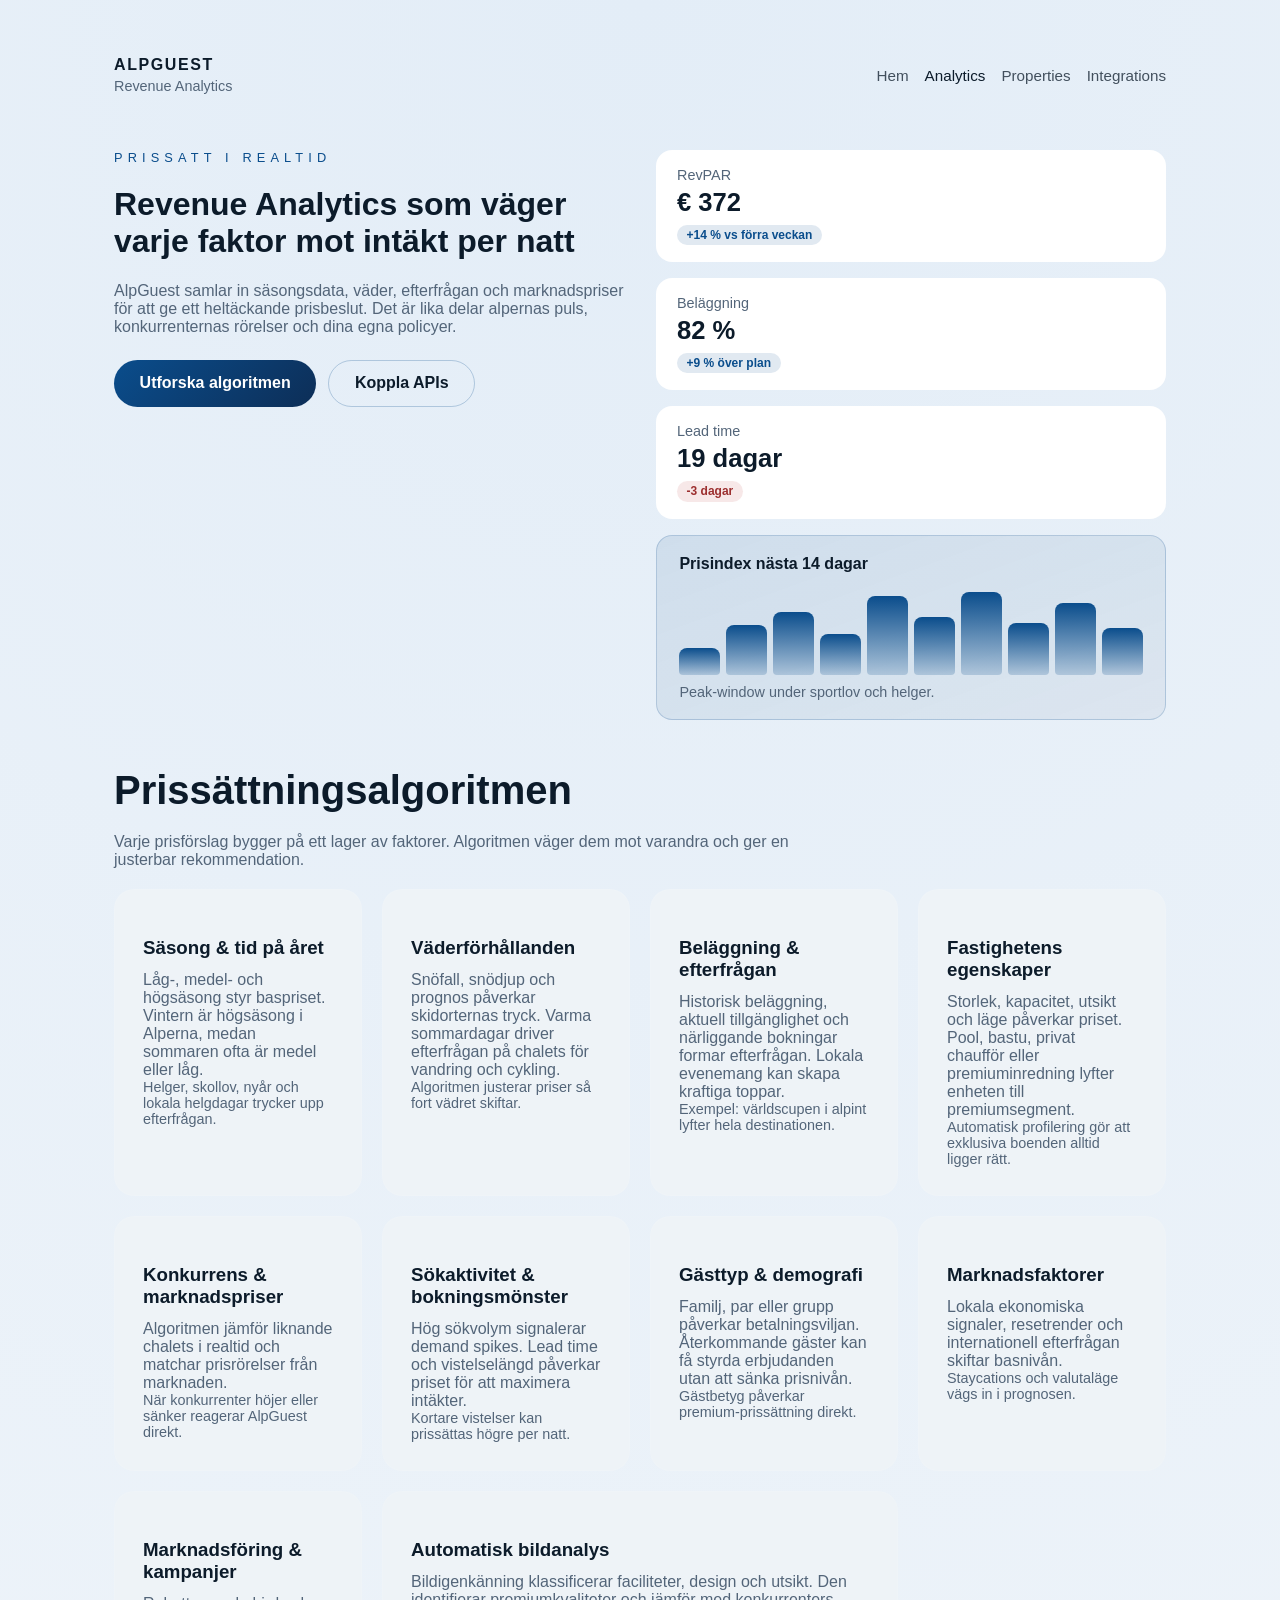
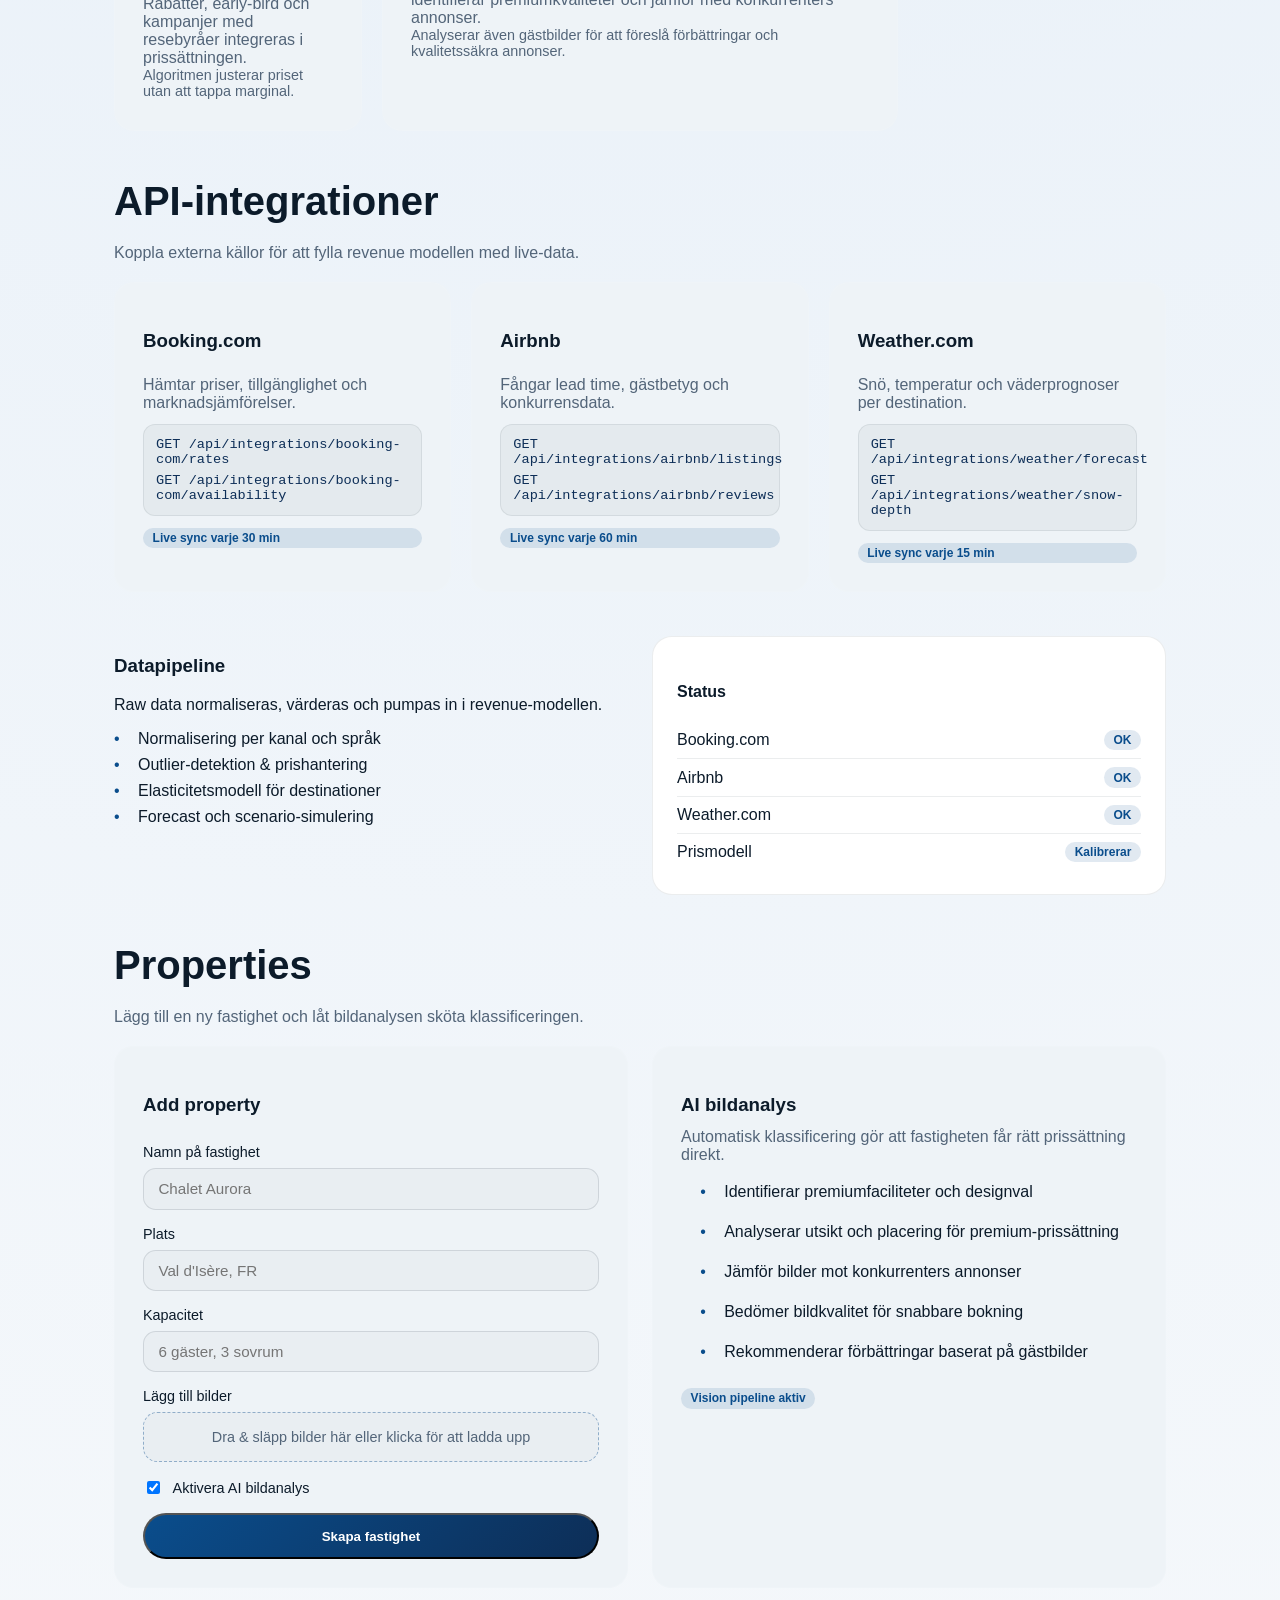
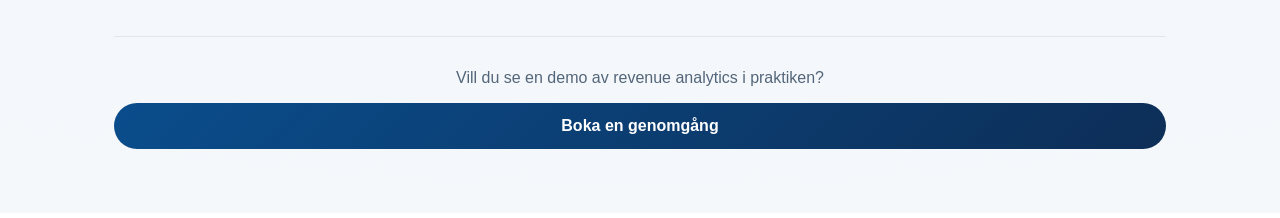
<file: revenue-analytics.html>
<!DOCTYPE html>
<html lang="sv">
<head>
  <meta charset="UTF-8" />
  <meta name="viewport" content="width=device-width, initial-scale=1" />
  <title>AlpGuest Revenue Analytics</title>
  <link rel="stylesheet" href="styles.css" />
</head>
<body>
  <div class="page analytics">
    <nav class="top-nav">
      <div class="brand">
        <span class="brand-mark">AlpGuest</span>
        <span class="brand-sub">Revenue Analytics</span>
      </div>
      <div class="nav-links">
        <a href="index.html">Hem</a>
        <a class="active" href="revenue-analytics.html">Analytics</a>
        <a href="#properties">Properties</a>
        <a href="#integrations">Integrations</a>
      </div>
    </nav>

    <header class="analytics-hero">
      <div>
        <p class="eyebrow">Prissatt i realtid</p>
        <h1>Revenue Analytics som väger varje faktor mot intäkt per natt</h1>
        <p class="lead">AlpGuest samlar in säsongsdata, väder, efterfrågan och marknadspriser för att ge ett heltäckande prisbeslut. Det är lika delar alpernas puls, konkurrenternas rörelser och dina egna policyer.</p>
        <div class="hero-cta">
          <a class="btn primary" href="#algorithm">Utforska algoritmen</a>
          <a class="btn ghost" href="#integrations">Koppla APIs</a>
        </div>
      </div>
      <div class="hero-dashboard">
        <div class="metric">
          <p class="muted">RevPAR</p>
          <h3>€ 372</h3>
          <span class="tag up">+14 % vs förra veckan</span>
        </div>
        <div class="metric">
          <p class="muted">Beläggning</p>
          <h3>82 %</h3>
          <span class="tag up">+9 % över plan</span>
        </div>
        <div class="metric">
          <p class="muted">Lead time</p>
          <h3>19 dagar</h3>
          <span class="tag down">-3 dagar</span>
        </div>
        <div class="spark-panel">
          <h4>Prisindex nästa 14 dagar</h4>
          <div class="spark-bars">
            <span style="height:30%"></span>
            <span style="height:55%"></span>
            <span style="height:70%"></span>
            <span style="height:45%"></span>
            <span style="height:88%"></span>
            <span style="height:64%"></span>
            <span style="height:92%"></span>
            <span style="height:58%"></span>
            <span style="height:80%"></span>
            <span style="height:52%"></span>
          </div>
          <p class="muted">Peak-window under sportlov och helger.</p>
        </div>
      </div>
    </header>

    <section id="algorithm" class="section">
      <h2>Prissättningsalgoritmen</h2>
      <p class="section-intro">Varje prisförslag bygger på ett lager av faktorer. Algoritmen väger dem mot varandra och ger en justerbar rekommendation.</p>
      <div class="grid algorithm-grid">
        <article class="card">
          <h3>Säsong & tid på året</h3>
          <p>Låg-, medel- och högsäsong styr baspriset. Vintern är högsäsong i Alperna, medan sommaren ofta är medel eller låg.</p>
          <p class="muted">Helger, skollov, nyår och lokala helgdagar trycker upp efterfrågan.</p>
        </article>
        <article class="card">
          <h3>Väderförhållanden</h3>
          <p>Snöfall, snödjup och prognos påverkar skidorternas tryck. Varma sommardagar driver efterfrågan på chalets för vandring och cykling.</p>
          <p class="muted">Algoritmen justerar priser så fort vädret skiftar.</p>
        </article>
        <article class="card">
          <h3>Beläggning & efterfrågan</h3>
          <p>Historisk beläggning, aktuell tillgänglighet och närliggande bokningar formar efterfrågan. Lokala evenemang kan skapa kraftiga toppar.</p>
          <p class="muted">Exempel: världscupen i alpint lyfter hela destinationen.</p>
        </article>
        <article class="card">
          <h3>Fastighetens egenskaper</h3>
          <p>Storlek, kapacitet, utsikt och läge påverkar priset. Pool, bastu, privat chaufför eller premiuminredning lyfter enheten till premiumsegment.</p>
          <p class="muted">Automatisk profilering gör att exklusiva boenden alltid ligger rätt.</p>
        </article>
        <article class="card">
          <h3>Konkurrens & marknadspriser</h3>
          <p>Algoritmen jämför liknande chalets i realtid och matchar prisrörelser från marknaden.</p>
          <p class="muted">När konkurrenter höjer eller sänker reagerar AlpGuest direkt.</p>
        </article>
        <article class="card">
          <h3>Sökaktivitet & bokningsmönster</h3>
          <p>Hög sökvolym signalerar demand spikes. Lead time och vistelselängd påverkar priset för att maximera intäkter.</p>
          <p class="muted">Kortare vistelser kan prissättas högre per natt.</p>
        </article>
        <article class="card">
          <h3>Gästtyp & demografi</h3>
          <p>Familj, par eller grupp påverkar betalningsviljan. Återkommande gäster kan få styrda erbjudanden utan att sänka prisnivån.</p>
          <p class="muted">Gästbetyg påverkar premium-prissättning direkt.</p>
        </article>
        <article class="card">
          <h3>Marknadsfaktorer</h3>
          <p>Lokala ekonomiska signaler, resetrender och internationell efterfrågan skiftar basnivån.</p>
          <p class="muted">Staycations och valutaläge vägs in i prognosen.</p>
        </article>
        <article class="card">
          <h3>Marknadsföring & kampanjer</h3>
          <p>Rabatter, early-bird och kampanjer med resebyråer integreras i prissättningen.</p>
          <p class="muted">Algoritmen justerar priset utan att tappa marginal.</p>
        </article>
        <article class="card wide">
          <h3>Automatisk bildanalys</h3>
          <p>Bildigenkänning klassificerar faciliteter, design och utsikt. Den identifierar premiumkvaliteter och jämför med konkurrenters annonser.</p>
          <p class="muted">Analyserar även gästbilder för att föreslå förbättringar och kvalitetssäkra annonser.</p>
        </article>
      </div>
    </section>

    <section id="integrations" class="section integrations">
      <h2>API-integrationer</h2>
      <p class="section-intro">Koppla externa källor för att fylla revenue modellen med live-data.</p>
      <div class="grid">
        <article class="card api-card">
          <h3>Booking.com</h3>
          <p>Hämtar priser, tillgänglighet och marknadsjämförelser.</p>
          <div class="code">
            <code>GET /api/integrations/booking-com/rates</code>
            <code>GET /api/integrations/booking-com/availability</code>
          </div>
          <span class="tag live">Live sync varje 30 min</span>
        </article>
        <article class="card api-card">
          <h3>Airbnb</h3>
          <p>Fångar lead time, gästbetyg och konkurrensdata.</p>
          <div class="code">
            <code>GET /api/integrations/airbnb/listings</code>
            <code>GET /api/integrations/airbnb/reviews</code>
          </div>
          <span class="tag live">Live sync varje 60 min</span>
        </article>
        <article class="card api-card">
          <h3>Weather.com</h3>
          <p>Snö, temperatur och väderprognoser per destination.</p>
          <div class="code">
            <code>GET /api/integrations/weather/forecast</code>
            <code>GET /api/integrations/weather/snow-depth</code>
          </div>
          <span class="tag live">Live sync varje 15 min</span>
        </article>
      </div>
      <div class="pipeline">
        <div>
          <h3>Datapipeline</h3>
          <p>Raw data normaliseras, värderas och pumpas in i revenue-modellen.</p>
          <ul class="checklist">
            <li>Normalisering per kanal och språk</li>
            <li>Outlier-detektion & prishantering</li>
            <li>Elasticitetsmodell för destinationer</li>
            <li>Forecast och scenario-simulering</li>
          </ul>
        </div>
        <div class="pipeline-card">
          <h4>Status</h4>
          <div class="status-row">
            <span>Booking.com</span>
            <span class="tag up">OK</span>
          </div>
          <div class="status-row">
            <span>Airbnb</span>
            <span class="tag up">OK</span>
          </div>
          <div class="status-row">
            <span>Weather.com</span>
            <span class="tag up">OK</span>
          </div>
          <div class="status-row">
            <span>Prismodell</span>
            <span class="tag live">Kalibrerar</span>
          </div>
        </div>
      </div>
    </section>

    <section id="properties" class="section properties">
      <h2>Properties</h2>
      <p class="section-intro">Lägg till en ny fastighet och låt bildanalysen sköta klassificeringen.</p>
      <div class="twin">
        <div class="card form-card">
          <h3>Add property</h3>
          <label class="field">
            <span>Namn på fastighet</span>
            <input type="text" placeholder="Chalet Aurora" />
          </label>
          <label class="field">
            <span>Plats</span>
            <input type="text" placeholder="Val d'Isère, FR" />
          </label>
          <label class="field">
            <span>Kapacitet</span>
            <input type="text" placeholder="6 gäster, 3 sovrum" />
          </label>
          <label class="field">
            <span>Lägg till bilder</span>
            <div class="dropzone">Dra & släpp bilder här eller klicka för att ladda upp</div>
          </label>
          <div class="toggle-row">
            <input type="checkbox" checked />
            <span>Aktivera AI bildanalys</span>
          </div>
          <button class="btn primary" type="button">Skapa fastighet</button>
        </div>
        <div class="card ai-card">
          <h3>AI bildanalys</h3>
          <p>Automatisk klassificering gör att fastigheten får rätt prissättning direkt.</p>
          <ul class="checklist">
            <li>Identifierar premiumfaciliteter och designval</li>
            <li>Analyserar utsikt och placering för premium-prissättning</li>
            <li>Jämför bilder mot konkurrenters annonser</li>
            <li>Bedömer bildkvalitet för snabbare bokning</li>
            <li>Rekommenderar förbättringar baserat på gästbilder</li>
          </ul>
          <div class="tag live">Vision pipeline aktiv</div>
        </div>
      </div>
    </section>

    <footer class="footer">
      <p>Vill du se en demo av revenue analytics i praktiken?</p>
      <a class="btn primary" href="#">Boka en genomgång</a>
    </footer>
  </div>
</body>
</html>
</file>
<file: styles.css>
:root {
  color-scheme: light;
  --bg: #f5f8fb;
  --bg-soft: #eef3f7;
  --panel: #ffffff;
  --accent: #0a4d8c;
  --accent-dark: #0d2e57;
  --text: #0c1b2a;
  --muted: #536579;
  font-family: "IBM Plex Sans", "Sora", "Segoe UI", sans-serif;
}

* {
  box-sizing: border-box;
}

body {
  margin: 0;
  background: radial-gradient(circle at top, #e3edf7, var(--bg));
  min-height: 100vh;
  color: var(--text);
}

.page {
  max-width: 1100px;
  margin: 0 auto;
  padding: 3rem 1.5rem 4rem;
  display: flex;
  flex-direction: column;
  gap: 3rem;
}

.fintech {
  max-width: 1200px;
  margin: 0 auto;
  padding: 3rem 1.5rem 4rem;
  display: flex;
  flex-direction: column;
  gap: 3rem;
}

.fintech::before {
  content: "";
  position: fixed;
  inset: 0;
  background:
    radial-gradient(circle at 10% 10%, rgba(10, 77, 140, 0.08), transparent 45%),
    radial-gradient(circle at 90% 20%, rgba(10, 77, 140, 0.12), transparent 40%),
    linear-gradient(120deg, rgba(13, 46, 87, 0.03), transparent 60%);
  z-index: -1;
}

.fin-nav {
  display: flex;
  justify-content: space-between;
  align-items: center;
  gap: 2rem;
}

.fin-brand {
  display: flex;
  flex-direction: column;
  gap: 0.2rem;
}

.fin-logo {
  width: 160px;
  height: auto;
  display: block;
}

.fin-sub {
  color: var(--muted);
  font-size: 0.85rem;
}

.fin-links {
  display: flex;
  gap: 1.25rem;
  flex-wrap: wrap;
}

.fin-links a {
  text-decoration: none;
  color: var(--text);
  opacity: 0.7;
  font-size: 0.95rem;
}

.fin-links a.active,
.fin-links a:hover {
  opacity: 1;
}

.fin-hero {
  display: grid;
  grid-template-columns: repeat(auto-fit, minmax(280px, 1fr));
  gap: 2.5rem;
  align-items: center;
}

.fin-eyebrow {
  letter-spacing: 0.4em;
  text-transform: uppercase;
  font-size: 0.8rem;
  color: var(--accent);
  margin-bottom: 0.75rem;
}

.fin-lead {
  color: var(--muted);
  max-width: 560px;
}

.fin-cta {
  display: flex;
  gap: 0.75rem;
  flex-wrap: wrap;
  margin: 1.5rem 0;
}

.fin-trust {
  display: flex;
  gap: 1rem;
  flex-wrap: wrap;
  font-size: 0.85rem;
  color: var(--muted);
}

.hero-right {
  display: grid;
  gap: 1rem;
}

.fin-dashboard {
  display: grid;
  gap: 1rem;
  background: var(--panel);
  border-radius: 1.5rem;
  padding: 1.5rem;
  border: 1px solid rgba(12, 27, 42, 0.08);
  box-shadow: 0 20px 40px rgba(12, 27, 42, 0.08);
}

.fin-metric {
  display: flex;
  justify-content: space-between;
  align-items: center;
  gap: 1rem;
  border-bottom: 1px solid rgba(12, 27, 42, 0.08);
  padding-bottom: 0.8rem;
}

.fin-metric:last-child {
  border-bottom: none;
  padding-bottom: 0;
}

.fin-chart {
  background: var(--bg-soft);
  border-radius: 1rem;
  padding: 1rem;
}

.fin-overlay {
  padding: 1.2rem 1.4rem;
  border-radius: 1rem;
  background: linear-gradient(120deg, rgba(10, 77, 140, 0.15), rgba(13, 46, 87, 0.08));
  border: 1px solid rgba(10, 77, 140, 0.2);
}

.fin-section {
  display: flex;
  flex-direction: column;
  gap: 1.5rem;
}

.fin-grid {
  display: grid;
  grid-template-columns: repeat(auto-fit, minmax(220px, 1fr));
  gap: 1.2rem;
}

.fin-card {
  background: var(--panel);
  border-radius: 1.25rem;
  padding: 1.5rem;
  border: 1px solid rgba(12, 27, 42, 0.08);
  box-shadow: 0 12px 28px rgba(12, 27, 42, 0.06);
}

.fin-meta {
  display: inline-block;
  margin-top: 0.8rem;
  font-size: 0.8rem;
  color: var(--muted);
}

.fin-pricing .pricing-grid {
  display: grid;
  grid-template-columns: repeat(auto-fit, minmax(220px, 1fr));
  gap: 1.5rem;
}

.pricing-card {
  background: var(--panel);
  border-radius: 1.25rem;
  padding: 1.6rem;
  border: 1px solid rgba(12, 27, 42, 0.08);
  box-shadow: 0 12px 28px rgba(12, 27, 42, 0.06);
  display: grid;
  gap: 1rem;
}

.pricing-card.highlight {
  border: 1px solid rgba(10, 77, 140, 0.35);
  box-shadow: 0 18px 36px rgba(10, 77, 140, 0.15);
}

.price {
  font-size: 1.6rem;
  font-weight: 600;
}

.fin-contact {
  display: grid;
  grid-template-columns: repeat(auto-fit, minmax(260px, 1fr));
  gap: 2rem;
  align-items: start;
}

.contact-card {
  background: var(--panel);
  padding: 1.6rem;
  border-radius: 1.2rem;
  border: 1px solid rgba(12, 27, 42, 0.08);
  box-shadow: 0 12px 28px rgba(12, 27, 42, 0.06);
  display: grid;
  gap: 1rem;
}

.fin-footer {
  text-align: center;
  color: var(--muted);
}

@keyframes floatIn {
  from {
    opacity: 0;
    transform: translateY(18px);
  }
  to {
    opacity: 1;
    transform: translateY(0);
  }
}

.fin-hero,
.fin-card,
.pricing-card,
.contact-card,
.fin-dashboard,
.fin-overlay {
  animation: floatIn 0.7s ease both;
}

.fin-card:nth-child(1) { animation-delay: 0.05s; }
.fin-card:nth-child(2) { animation-delay: 0.12s; }
.fin-card:nth-child(3) { animation-delay: 0.19s; }
.fin-card:nth-child(4) { animation-delay: 0.26s; }

.pricing-card:nth-child(1) { animation-delay: 0.1s; }
.pricing-card:nth-child(2) { animation-delay: 0.18s; }
.pricing-card:nth-child(3) { animation-delay: 0.26s; }

.top-nav {
  display: flex;
  justify-content: space-between;
  align-items: center;
  gap: 1.5rem;
  padding: 0.5rem 0;
}

.brand {
  display: flex;
  flex-direction: column;
  gap: 0.25rem;
}

.brand-mark {
  font-weight: 700;
  letter-spacing: 0.1em;
  text-transform: uppercase;
}

.brand-sub {
  color: var(--muted);
  font-size: 0.9rem;
}

.nav-links {
  display: flex;
  gap: 1rem;
  flex-wrap: wrap;
}

.nav-links a {
  color: var(--text);
  text-decoration: none;
  font-size: 0.95rem;
  opacity: 0.75;
}

.nav-links a.active,
.nav-links a:hover {
  opacity: 1;
}

.hero {
  display: grid;
  grid-template-columns: repeat(auto-fit, minmax(260px, 1fr));
  gap: 2rem;
  align-items: center;
}

.hero-copy h1 {
  font-size: clamp(2.5rem, 3vw + 1rem, 3.8rem);
  margin-bottom: 1rem;
}

.eyebrow {
  letter-spacing: 0.4em;
  text-transform: uppercase;
  font-size: 0.8rem;
  margin: 0 0 0.5rem;
  color: var(--accent);
}

.lead {
  color: var(--muted);
  max-width: 520px;
  margin-bottom: 1.5rem;
}

.hero-cta {
  display: flex;
  flex-wrap: wrap;
  gap: 0.75rem;
}

.btn {
  padding: 0.85rem 1.6rem;
  border-radius: 999px;
  font-weight: 600;
  text-decoration: none;
  display: inline-flex;
  align-items: center;
  justify-content: center;
  transition: transform 0.2s ease, box-shadow 0.2s ease;
}

.btn.primary {
  background: linear-gradient(135deg, var(--accent), var(--accent-dark));
  color: #ffffff;
}

.btn.ghost {
  border: 1px solid rgba(10, 77, 140, 0.25);
  color: var(--text);
  background: transparent;
}

.btn:hover {
  transform: translateY(-2px);
  box-shadow: 0 10px 30px rgba(0, 0, 0, 0.35);
}

.hero-panel {
  display: flex;
  flex-direction: column;
  gap: 1rem;
}

.analytics-hero {
  display: grid;
  grid-template-columns: repeat(auto-fit, minmax(260px, 1fr));
  gap: 2rem;
  align-items: start;
}

.hero-dashboard {
  display: grid;
  gap: 1rem;
}

.metric {
  padding: 1rem 1.25rem;
  background: var(--panel);
  border-radius: 1rem;
  border: 1px solid rgba(255, 255, 255, 0.08);
}

.metric h3 {
  margin: 0.3rem 0 0.5rem;
  font-size: 1.6rem;
}

.tag {
  display: inline-flex;
  align-items: center;
  padding: 0.2rem 0.6rem;
  border-radius: 999px;
  font-size: 0.75rem;
  font-weight: 600;
}

.tag.up {
  background: rgba(10, 77, 140, 0.12);
  color: var(--accent);
}

.tag.down {
  background: rgba(190, 69, 69, 0.12);
  color: #9c2f2f;
}

.tag.live {
  background: rgba(10, 77, 140, 0.12);
  color: var(--accent);
}

.spark-panel {
  padding: 1.2rem 1.4rem;
  border-radius: 1rem;
  background: linear-gradient(160deg, rgba(10, 77, 140, 0.1), rgba(13, 46, 87, 0.05));
  border: 1px solid rgba(10, 77, 140, 0.2);
}

.spark-panel h4 {
  margin: 0 0 0.75rem;
}

.spark-bars {
  display: grid;
  grid-template-columns: repeat(10, 1fr);
  gap: 0.4rem;
  align-items: end;
  height: 90px;
  margin-bottom: 0.6rem;
}

.spark-bars span {
  display: block;
  background: linear-gradient(180deg, #0a4d8c, rgba(10, 77, 140, 0.2));
  border-radius: 8px 8px 4px 4px;
}

.hero-panel article {
  padding: 1.25rem 1.5rem;
  background: var(--panel);
  border-radius: 1.25rem;
  border: 1px solid rgba(255, 255, 255, 0.08);
}

.hero-panel h3 {
  margin: 0.25rem 0 0.5rem;
}

.muted {
  color: var(--muted);
  font-size: 0.9rem;
  margin: 0;
}

.section {
  display: flex;
  flex-direction: column;
  gap: 1.25rem;
}

.section h2 {
  margin: 0;
  font-size: clamp(2rem, 2vw + 1.5rem, 2.5rem);
}

.section-intro {
  color: var(--muted);
  max-width: 720px;
  margin: 0;
}

.grid {
  display: grid;
  grid-template-columns: repeat(auto-fit, minmax(220px, 1fr));
  gap: 1.25rem;
}

.algorithm-grid .card {
  min-height: 240px;
}

.algorithm-grid .card.wide {
  grid-column: span 2;
}

.card {
  background: var(--bg-soft);
  border: 1px solid rgba(255, 255, 255, 0.08);
  border-radius: 1.25rem;
  padding: 1.75rem;
  min-height: 200px;
}

.card h3 {
  margin-bottom: 0.75rem;
}

.card p {
  margin: 0;
  color: var(--muted);
}

.integrations .api-card {
  display: flex;
  flex-direction: column;
  gap: 0.75rem;
}

.code {
  display: flex;
  flex-direction: column;
  gap: 0.4rem;
  background: rgba(12, 27, 42, 0.04);
  padding: 0.75rem;
  border-radius: 0.75rem;
  border: 1px solid rgba(12, 27, 42, 0.08);
}

.code code {
  font-family: "IBM Plex Mono", "JetBrains Mono", monospace;
  font-size: 0.85rem;
  color: #0d2e57;
}

.pipeline {
  display: grid;
  grid-template-columns: repeat(auto-fit, minmax(240px, 1fr));
  gap: 1.5rem;
  margin-top: 1.5rem;
}

.pipeline-card {
  background: var(--panel);
  border-radius: 1.25rem;
  padding: 1.5rem;
  border: 1px solid rgba(12, 27, 42, 0.08);
}

.status-row {
  display: flex;
  justify-content: space-between;
  align-items: center;
  padding: 0.5rem 0;
  border-bottom: 1px solid rgba(12, 27, 42, 0.08);
}

.status-row:last-child {
  border-bottom: none;
}

.checklist {
  list-style: none;
  padding: 0;
  margin: 1rem 0 0;
  display: grid;
  gap: 0.5rem;
}

.checklist li {
  padding-left: 1.5rem;
  position: relative;
}

.checklist li::before {
  content: "•";
  position: absolute;
  left: 0;
  color: var(--accent);
}

.twin {
  display: grid;
  grid-template-columns: repeat(auto-fit, minmax(260px, 1fr));
  gap: 1.5rem;
  align-items: stretch;
}

.form-card {
  display: flex;
  flex-direction: column;
  gap: 1rem;
}

.field {
  display: flex;
  flex-direction: column;
  gap: 0.5rem;
  font-size: 0.9rem;
}

.field input {
  background: rgba(12, 27, 42, 0.02);
  border: 1px solid rgba(12, 27, 42, 0.12);
  border-radius: 0.8rem;
  color: var(--text);
  padding: 0.7rem 0.9rem;
  font-size: 0.95rem;
}

.dropzone {
  border: 1px dashed rgba(10, 77, 140, 0.4);
  border-radius: 0.9rem;
  padding: 1rem;
  color: var(--muted);
  text-align: center;
  background: rgba(12, 27, 42, 0.02);
}

.toggle-row {
  display: flex;
  align-items: center;
  gap: 0.6rem;
  font-size: 0.9rem;
}

.ai-card .tag {
  margin-top: 1rem;
}

.twin ul {
  padding-left: 1.2rem;
  color: var(--text);
}

.twin ul li {
  margin-bottom: 0.5rem;
  line-height: 1.5;
}

.stat-card {
  padding: 1.75rem;
  border-radius: 1.25rem;
  background: linear-gradient(160deg, rgba(140, 241, 255, 0.1), rgba(24, 70, 110, 0.7));
  border: 1px solid rgba(140, 241, 255, 0.35);
}

.stat-value {
  font-size: 1.3rem;
  margin-top: 1rem;
  font-weight: 600;
}

.timeline .steps {
  display: grid;
  grid-template-columns: repeat(auto-fit, minmax(200px, 1fr));
  gap: 1rem;
}

.timeline article {
  padding: 1.25rem 1.5rem;
  border-radius: 1rem;
  background: rgba(255, 255, 255, 0.03);
  border: 1px solid rgba(255, 255, 255, 0.05);
}

.timeline strong {
  display: block;
  margin-bottom: 0.6rem;
  font-size: 1rem;
}

.footer {
  border-top: 1px solid rgba(12, 27, 42, 0.08);
  padding-top: 2rem;
  text-align: center;
  display: flex;
  flex-direction: column;
  gap: 1rem;
}

.footer p {
  margin: 0;
  color: var(--muted);
}

@media (max-width: 640px) {
  .page {
    padding: 2.5rem 1rem 3rem;
  }

  .hero-cta {
    flex-direction: column;
  }

  .top-nav {
    flex-direction: column;
    align-items: flex-start;
  }

  .algorithm-grid .card.wide {
    grid-column: span 1;
  }

  .fin-nav {
    flex-direction: column;
    align-items: flex-start;
  }

  .fin-cta {
    flex-direction: column;
  }
}
</file>
